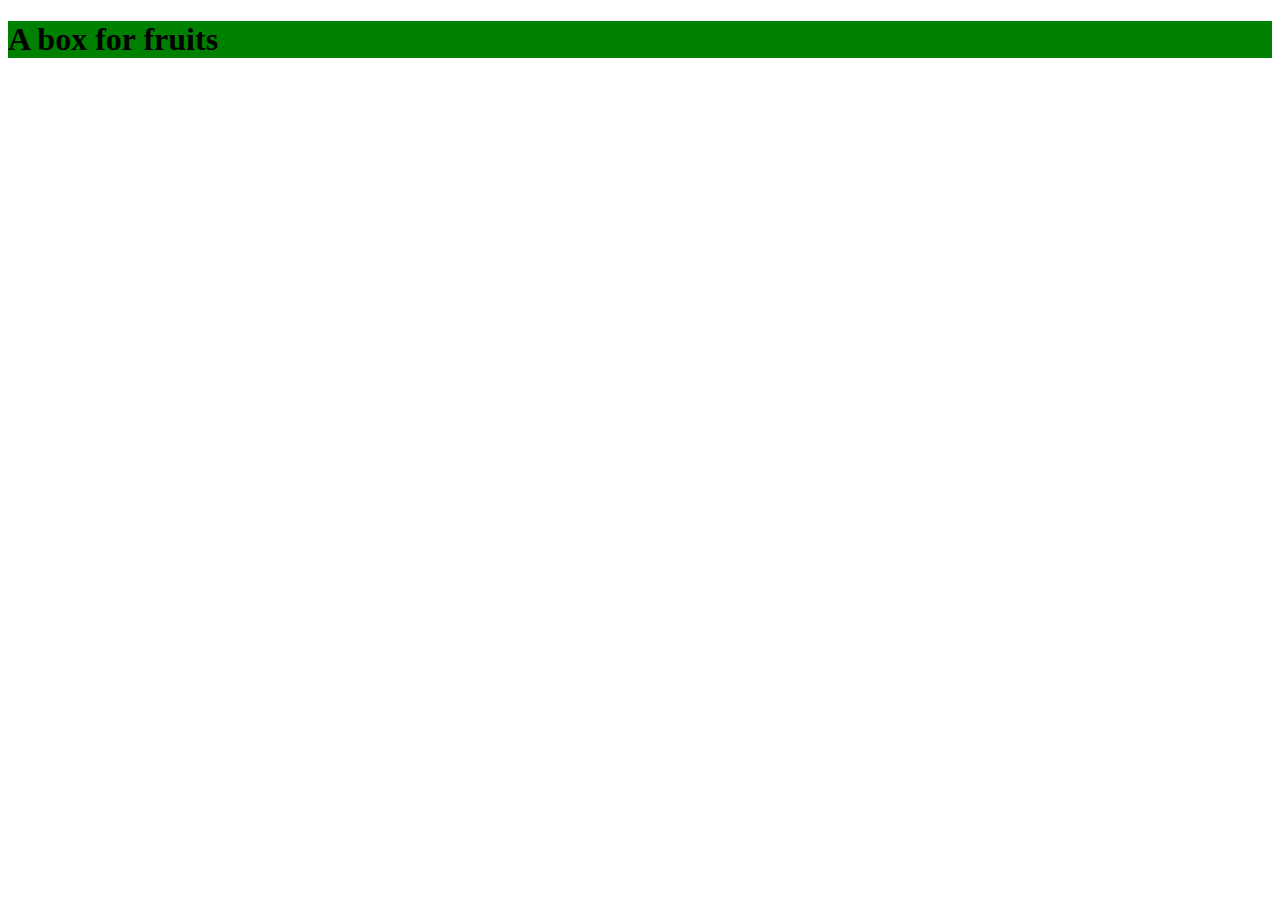
<file: revision_hero/index.html>
<!DOCTYPE html>
<html lang="en">
<head>
    <meta charset="UTF-8">
    <meta name="viewport" content="width=device-width, initial-scale=1.0">
    <title>responsive.io </title>
    <style>
        *{
            box-sizing: border-box;
        }
        #fruits{
            background-color: green;
        }

    </style>
</head>
<body>
   <!--<h1> Lets learn responsiveness </h1>--> 
   <div id="fruits">
    <h1> A box for fruits </h1>

   </div>

    
</body>
</html>
</file>
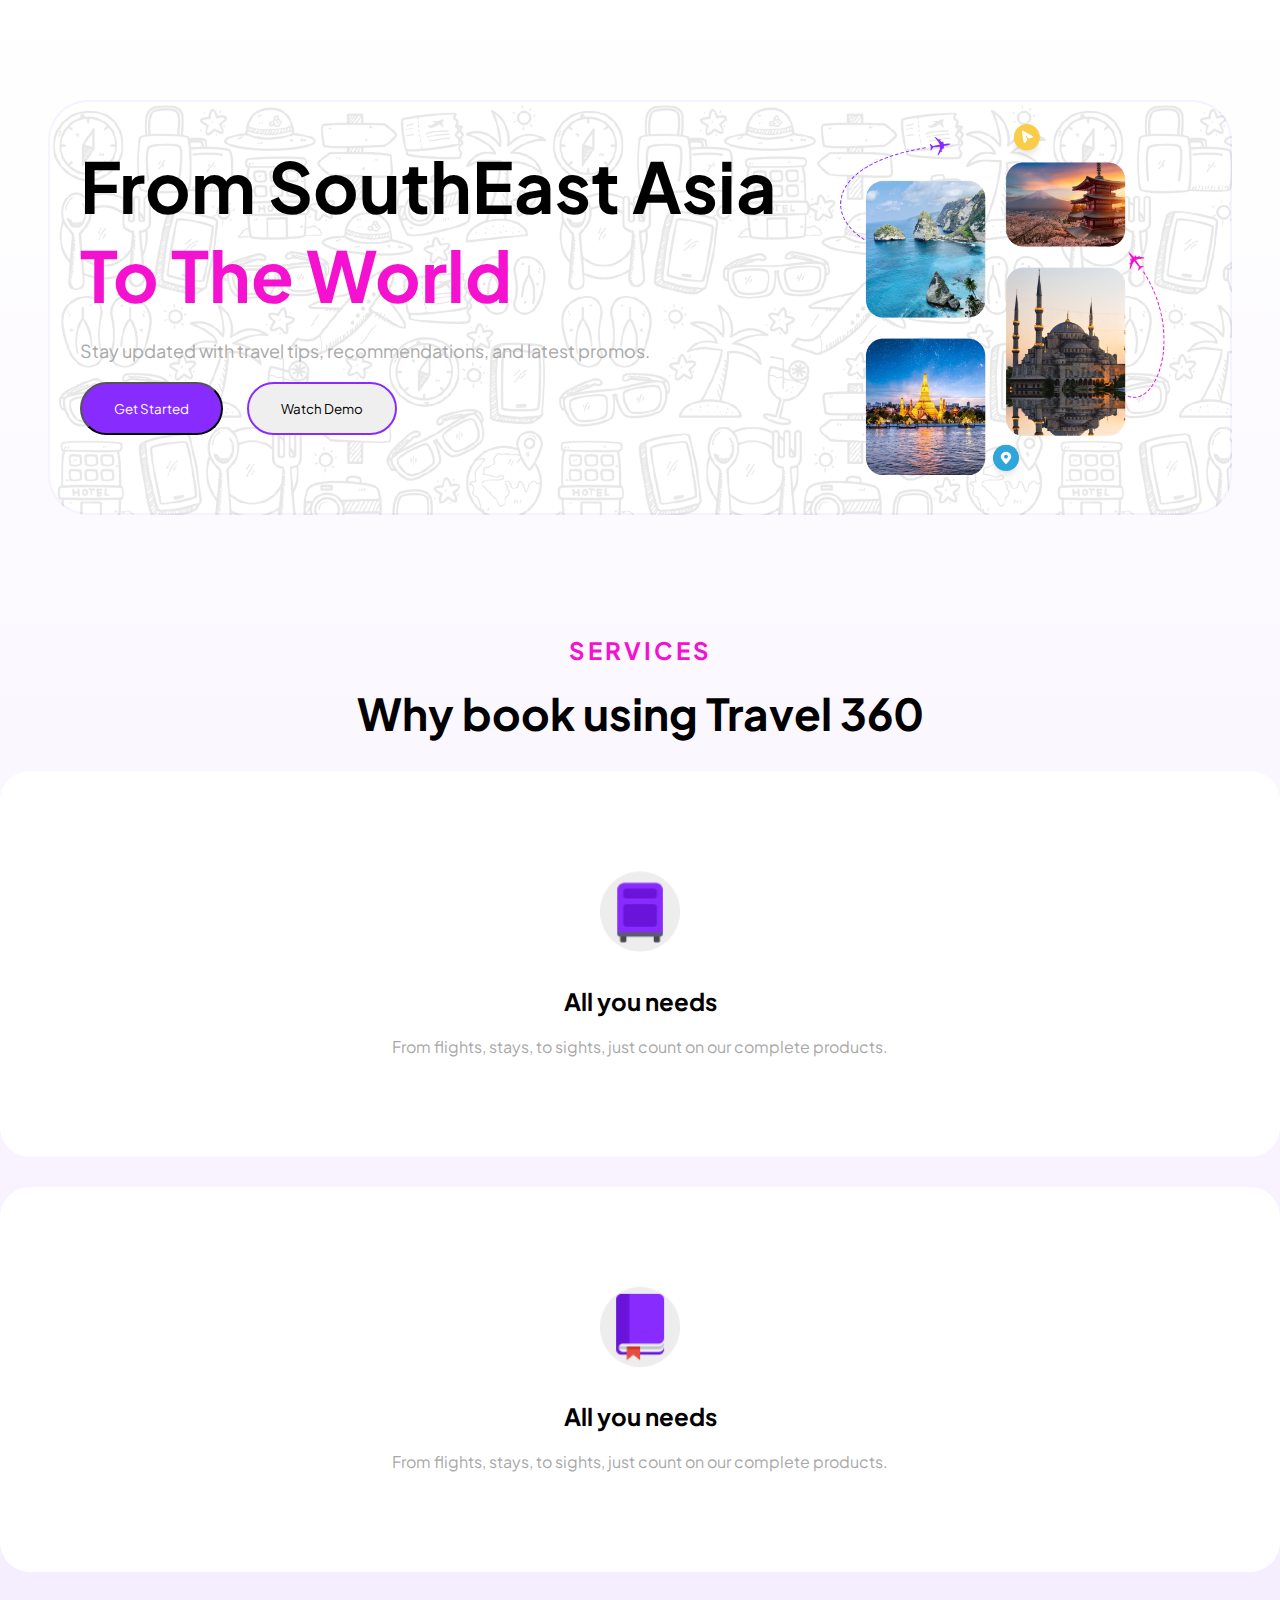
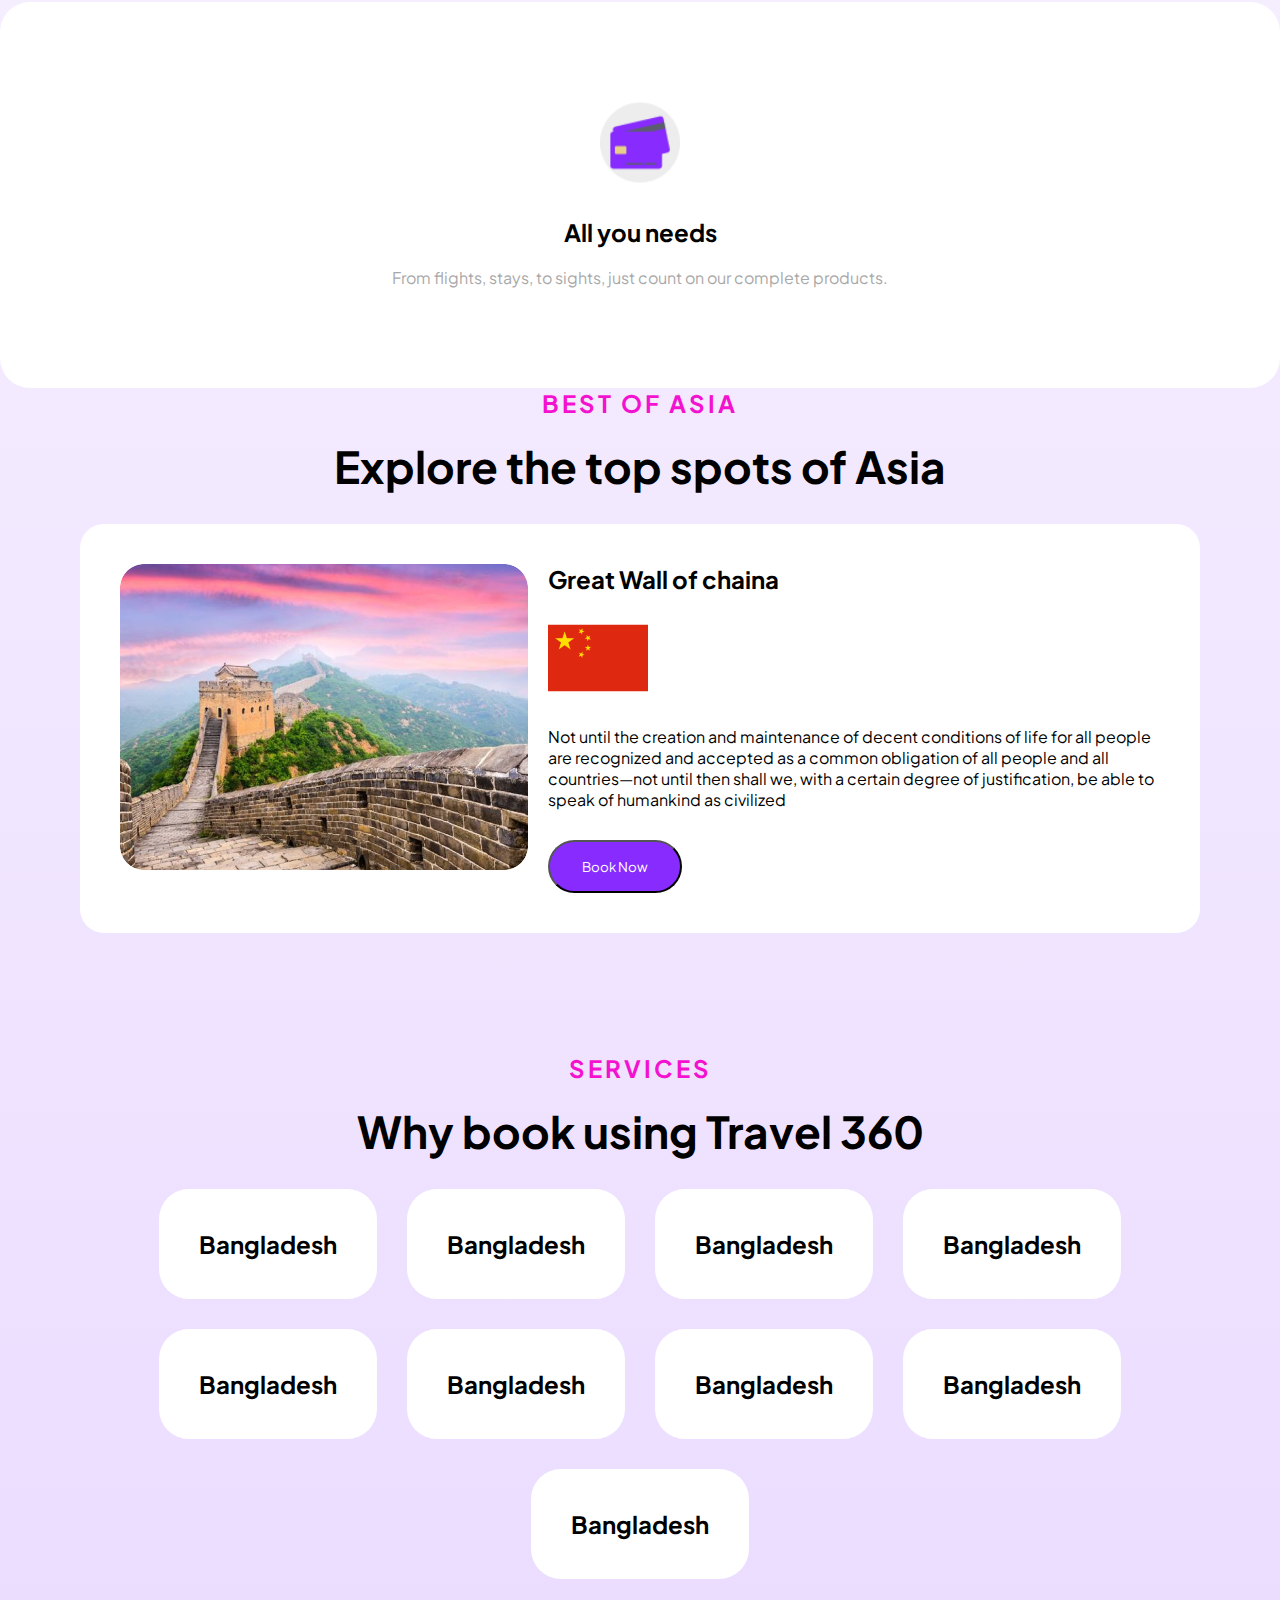
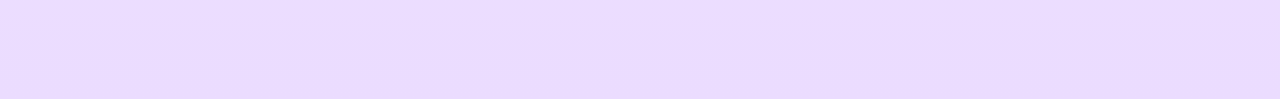
<file: tour-360-code/index.html>
<!DOCTYPE html>
<html lang="en">
<head>
    <meta charset="UTF-8">
    <meta name="viewport" content="width=device-width, initial-scale=1.0">
    <link rel="preconnect" href="https://fonts.googleapis.com">
    <link rel="preconnect" href="https://fonts.gstatic.com" crossorigin>
   <link href="https://fonts.googleapis.com/css2?family=Plus+Jakarta+Sans:ital,wght@0,200..800;1,200..800&display=swap" rel="stylesheet">
    <title>Tour 360 | HOME </title>
    <link rel="stylesheet" href="style/style.css">
    <link rel="stylesheet" href="style/responsive.css">


</head>
<body>
   <div id="banner-container">
    <div id ="banner">
        <!-- box 1 -->
         <div class="banner-content">
            <h1>From SouthEast Asia <span>To The World</span></h1>
            <p>Stay updated with travel tips, recommendations, and latest promos.</p> 
            <div class="button-box">
                <button class="btn">
                   Get Started  
                </button>
                <button class="btn-white">
                    Watch Demo
                </button>
            </div>
            
         </div>
         <!-- box 2   -->
         <div class="banner-image">
            <img src="images/hero.png" alt="banner-image">
            
         </div>
        


    </div> 
</div>
<div id ="banner-container">


</div>
<div id="service-container">
    <div class="service">
        <div class="heading-content">
            <h4>Services</h4>
            <h2> Why book using Travel 360</h2>


        </div>
        <div id="service-card-container">
            <div class="service-card">
                <!--card-1 -->
                <img src="images/bag.png"alt="">
                <h2> All you needs </h2>
                <p>From flights, stays, to sights, just count on our complete products. </p>

            </div>
            <div class="service-card">
                <!--card-2 -->
                <img src="images/books.png"alt="">
                <h2> All you needs </h2>
                <p>From flights, stays, to sights, just count on our complete products. </p>

            </div>
            <div class="service-card">
                <!--card-3 -->
                <img src="images/card.png"alt="">
                <h2> All you needs </h2>
                <p>From flights, stays, to sights, just count on our complete products. </p>

            </div>
        </div>
    </div>

</div>
<div id="story-container">
    <div id="story">
         <div class="heading-content">
            <h4>Best Of Asia </h4>
            <h2>Explore the top spots of Asia </h2>
            </div>
            <div id="story-card-container">
                <div class="story-card">
                    <div class="story-image">
                        <img src="images/chaina-wall.png"alt=""/>
                    </div>
                    <div class="story-content">
                        <h2>Great Wall of chaina </h2>
                        <img src="images/chaina.png"alt=""/>
                        <p> Not until the creation and maintenance of decent conditions of life for all people are recognized 
                            and accepted as a common obligation of all people and all countries—not until then shall we,
with a certain degree of justification, 
be able to speak of humankind as civilized
                          </p>
                          <button class="btn"> Book Now </button>
                   

                    </div>
                </div>
            </div>


    </div>
    

</div>
<div id="country-container">
    <div id="country">
     
        <div class="heading-content">
            <h4>Services</h4>
            <h2> Why book using Travel 360</h2>



            </div>
            <div id="country-card-container">

                <h2> Bangladesh</h2>

                <h2> Bangladesh</h2>
                <h2> Bangladesh</h2>
                <h2> Bangladesh</h2>
                <h2> Bangladesh</h2>
                <h2> Bangladesh</h2>

                <h2> Bangladesh</h2>
                <h2> Bangladesh</h2>
                <h2> Bangladesh</h2>

            </div>


        </div>

</div>
    
</body>
</html>
</file>
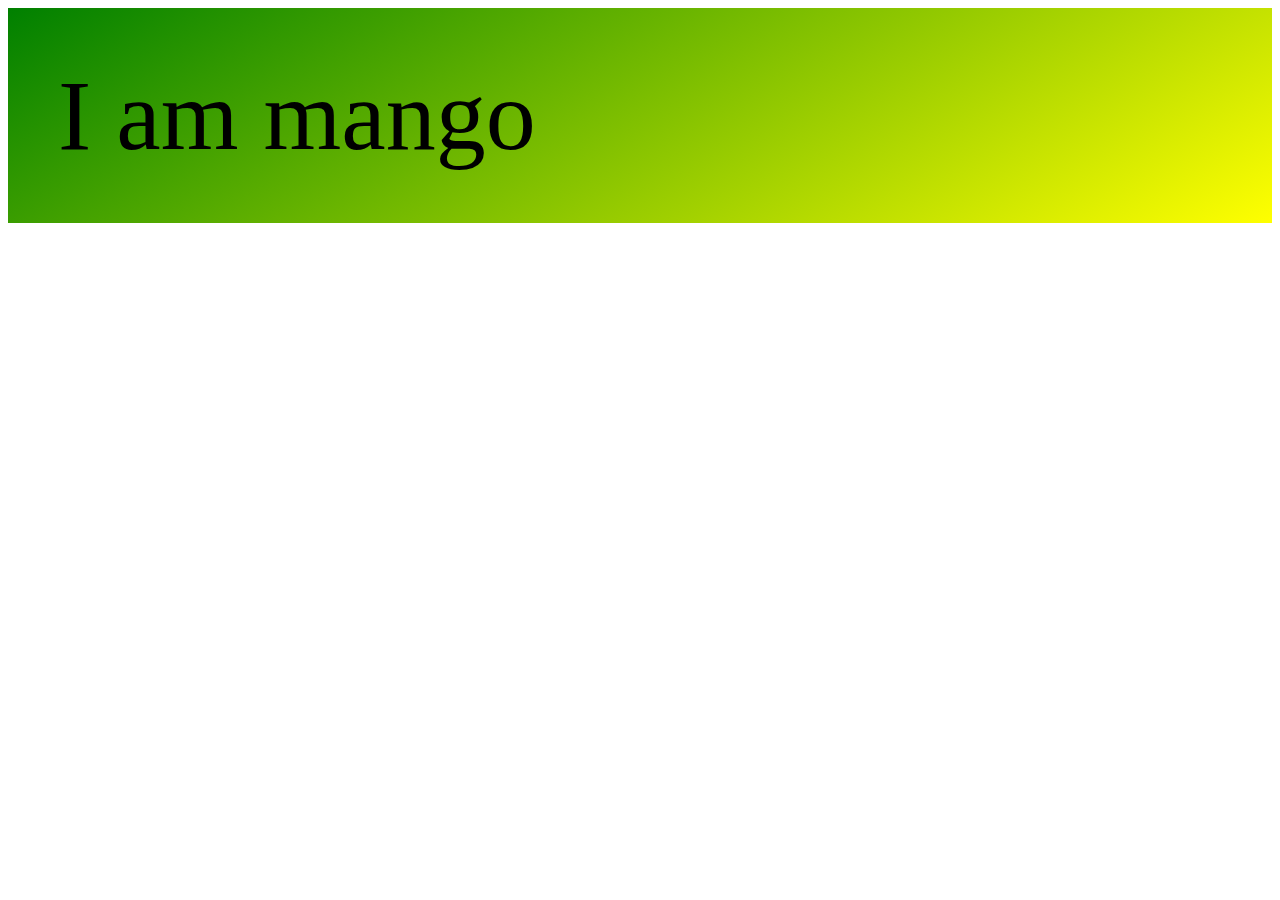
<file: revision_hero/mango.html>
<!DOCTYPE html>
<html lang="en">
<head>
    <meta charset="UTF-8">
    <meta name="viewport" content="width=, initial-scale=1.0">
    <title>mango life </title>
    <style>
        *{
            box-sizing: border-box;
        }
          #mango{
            background: linear-gradient(150deg,green,yellow);
            padding: 50px;
            margin: 0px auto ;
            font-size: 100px;

        }

    

        
        @media screen and (max-width:600px){
            #mango{
            background: linear-gradient(150deg,green,yellow);
            padding: 50px;
            margin: 0px auto ;
            font-size: 100px;

        }

        }
        /*0-650*/

        @media screen{ (max-width:650px){
             # mango {
            background: linear-gradient(150deg,green,green;
            padding: 50px;
            margin: 0px auto ;
            font-size: 100px;

        }
    </style>
</head>
<body>
    <div id="mango">
        I am mango

    </div>
    
</body>
</html>
</file>
<file: tour-360-code/style/style.css>
body{
            min-height:100vh;
            background-image:linear-gradient(#ffffff,#ebdcff);
        }
        img {
            width: 100%;
        }
        *{
            font-family: "Plus Jakarta Sans", sans-serif;
            margin:0;
            padding:0;
        }
        .btn{
            background-color: #872bff ;
            border-radius: 30px;
            padding: 16px 32px;
            color: white;
            cursor: pointer;
            margin-right: 21px;




        }
        .btn-white {
             /*background-color: #872bff ;*/
            border-radius: 30px;
            padding: 16px 32px;
            /*color: white;*/
            cursor: pointer;
            margin-right: 20px;
            border:2px solid #872bff;            
            
        }
        .heading-content{
            text-align:center;

        }
         .heading-content h4{
            color:#f411cf;
            font-weight: bold;
            font-size: 24px;
            letter-spacing: 3px;
            text-transform: uppercase;
            margin-bottom: 20px;


         }
         .heading-content h2{
            font-weight: bold;
            font-size:44px;
            margin-bottom: 30px ;




         }



        #banner {
           /* margin-top:100px;
            margin-bottom:120px;
            width:600px;
            background-color: bisque;
            margin-left:auto;
            margin-right:auto; */
           /* margin:100px 50px;*/
           /*margin: 100px 10px 25px 50px  ; */
           /*         T    R     B     L  */
           
           width: 87.5%;
           border-radius:40px;
           display: flex;
           justify-content: space-between;
           background-color: white;
           margin: 100px auto 120px auto;
           border:2px solid #872DFF10;
           padding:20px 30px;
           background-image: url("../images/hero-bg.png");
           align-items: center;



        }
        .banner-content{
            width:50%;
        }
        .banner-content h1{
            font-size: 70px;
            font-weight: bold;


        }
        .banner-content h1 span{
            color:#f411cf;
        }
        .banner-content p {
            font-weight:medium;
            font-size: 18px;
            color:#a8a8a8;
        }
        .banner-content *{
            margin-bottom:20px ;
        }
        .banner-image img{
            width: 600px;

        }
        .banner-image{
            width:50%;
        }
        #service,#story,#country{
            width: 87.5%;
            margin:0px auto 120px auto;


        }
      #service-card-container {
        display: flex;
        justify-content:space-between ;
        gap:30px 
       } 
       .service-card{
        background-color: white;
        padding: 100px  60px;
        text-align: center;
       max-width: 350px;
        border-radius: 30px;

       }
       .service-card img {
        margin-bottom: 30px;
        width:80px;
       }
       .service-card h2 {
         font-weight: semibold;
         font: size 28px;
         margin-bottom: 20px;
       }
       .service-card p {
        color:#a8a8a8;
       }
       .story-card{
        background-color: white;
        padding:40px;
        border-radius: 24px;
        display: flex;
        gap:20px;
       }
        .story-content img
      {
        width: 100px ;
      }
       .story-content{
        width:60%;
       }
       .story-image{
        width:40%;
       }






      .story-content h2,
      .story-content p,
      .story-content img
      {
        margin-bottom:30px; 
      } 

      #country-card-container{
        display: flex;
        gap:30px;
        flex-wrap:wrap;
        justify-content: center;
      }
      #country-card-container h2{
        background-color: white;
        padding: 40px;
        border-radius: 30px;
      }
</file>
<file: tour-360-code/style/responsive.css>
/* laptop dcevice */
@media screen (max-width:1200px){
    banner-content h1{
            font-size: 48px;
            

    
    }
    .service-card {
        padding:80px 20px;

    }
    .story-image img {
        height:100%;
        object-fit:cover;
        border-radius: 30px ;

    }

}

/* tablet device */
@media screen (max-width:1024px){
     #banner {
          
           
          
         
           
           flex-direction:reverse;



     }
        }

.banner-content{
            width:100%;
        }
.banner-image img{
            width: 100%;

        }
#service-card-container{
        flex-direction: column;
        .service-card {
                max-width: 100%;
        }

}

    

    

 

/* mobile dcevice up to 425px */
@media screen and (max-width:640px){
         banner-content h1{
            font-size: 36px;


}
.heading-content h2{
        font-size: 32px;

}
}
</file>
